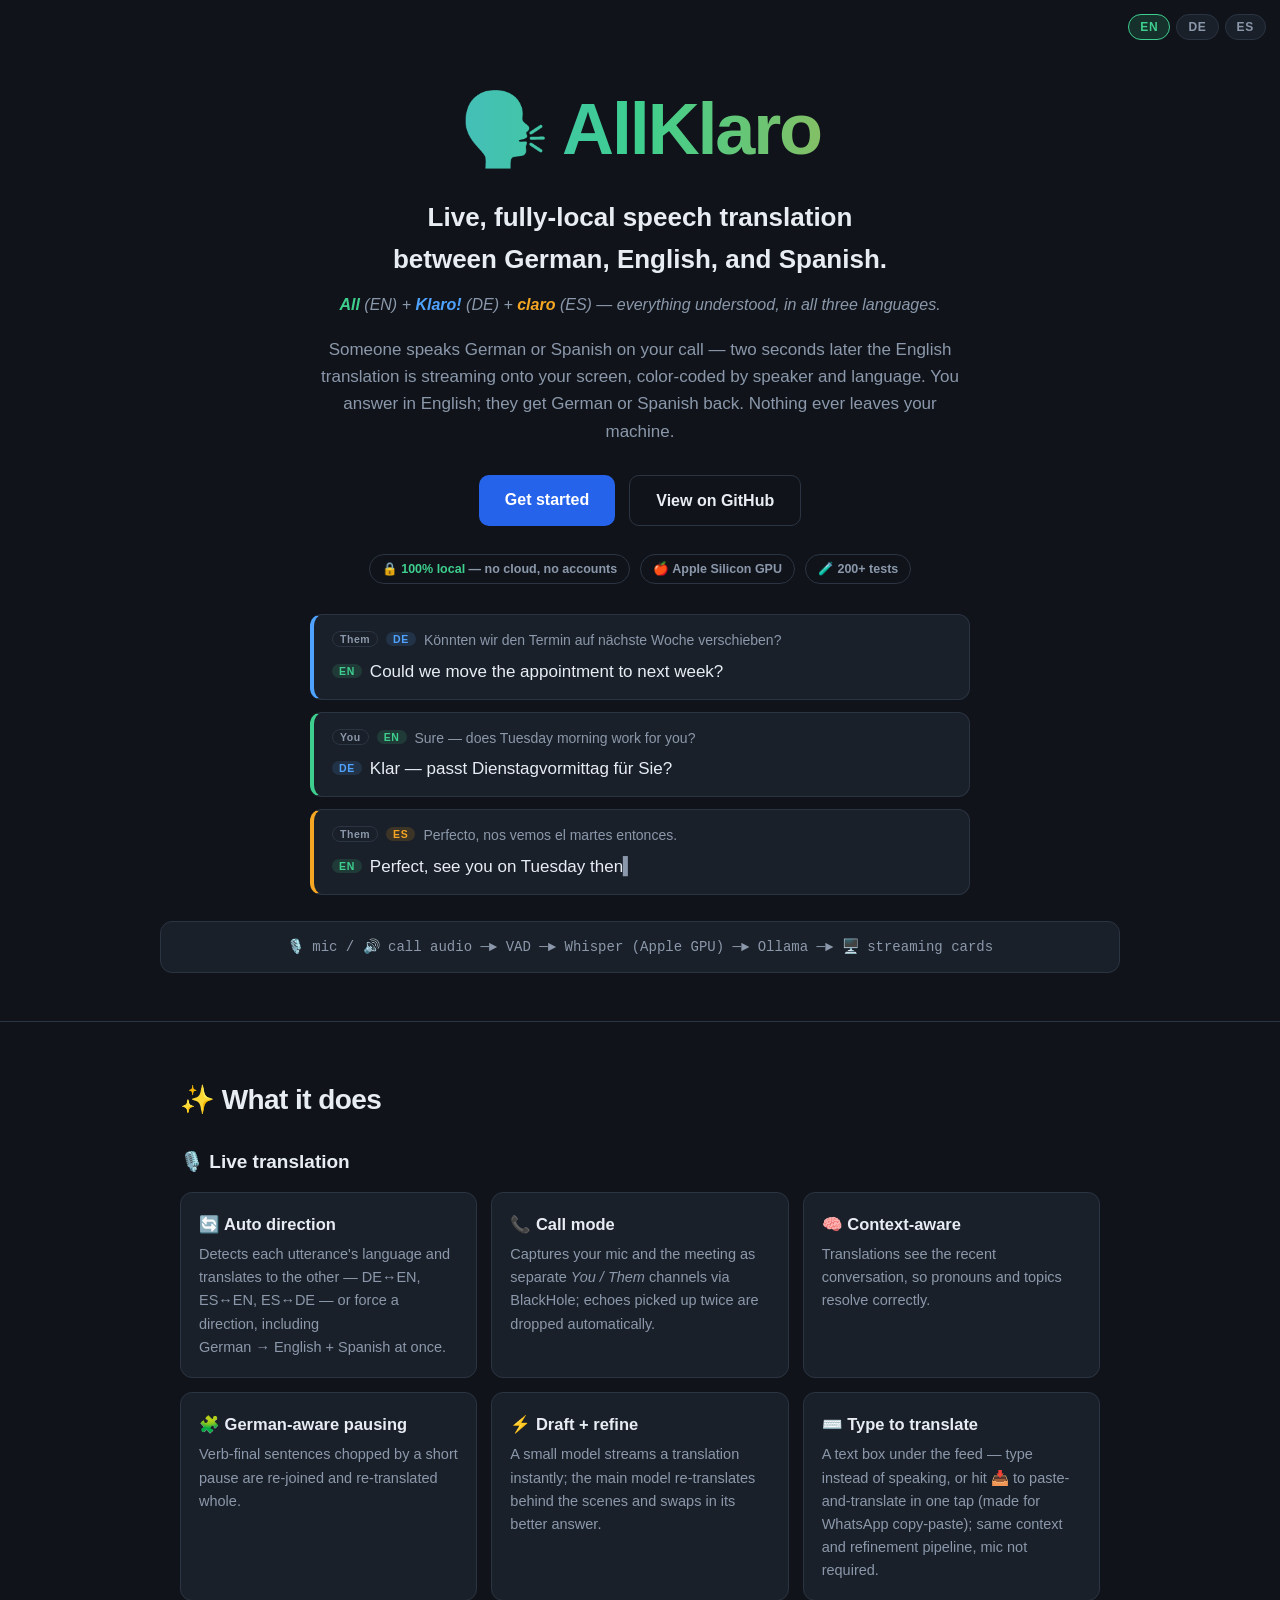
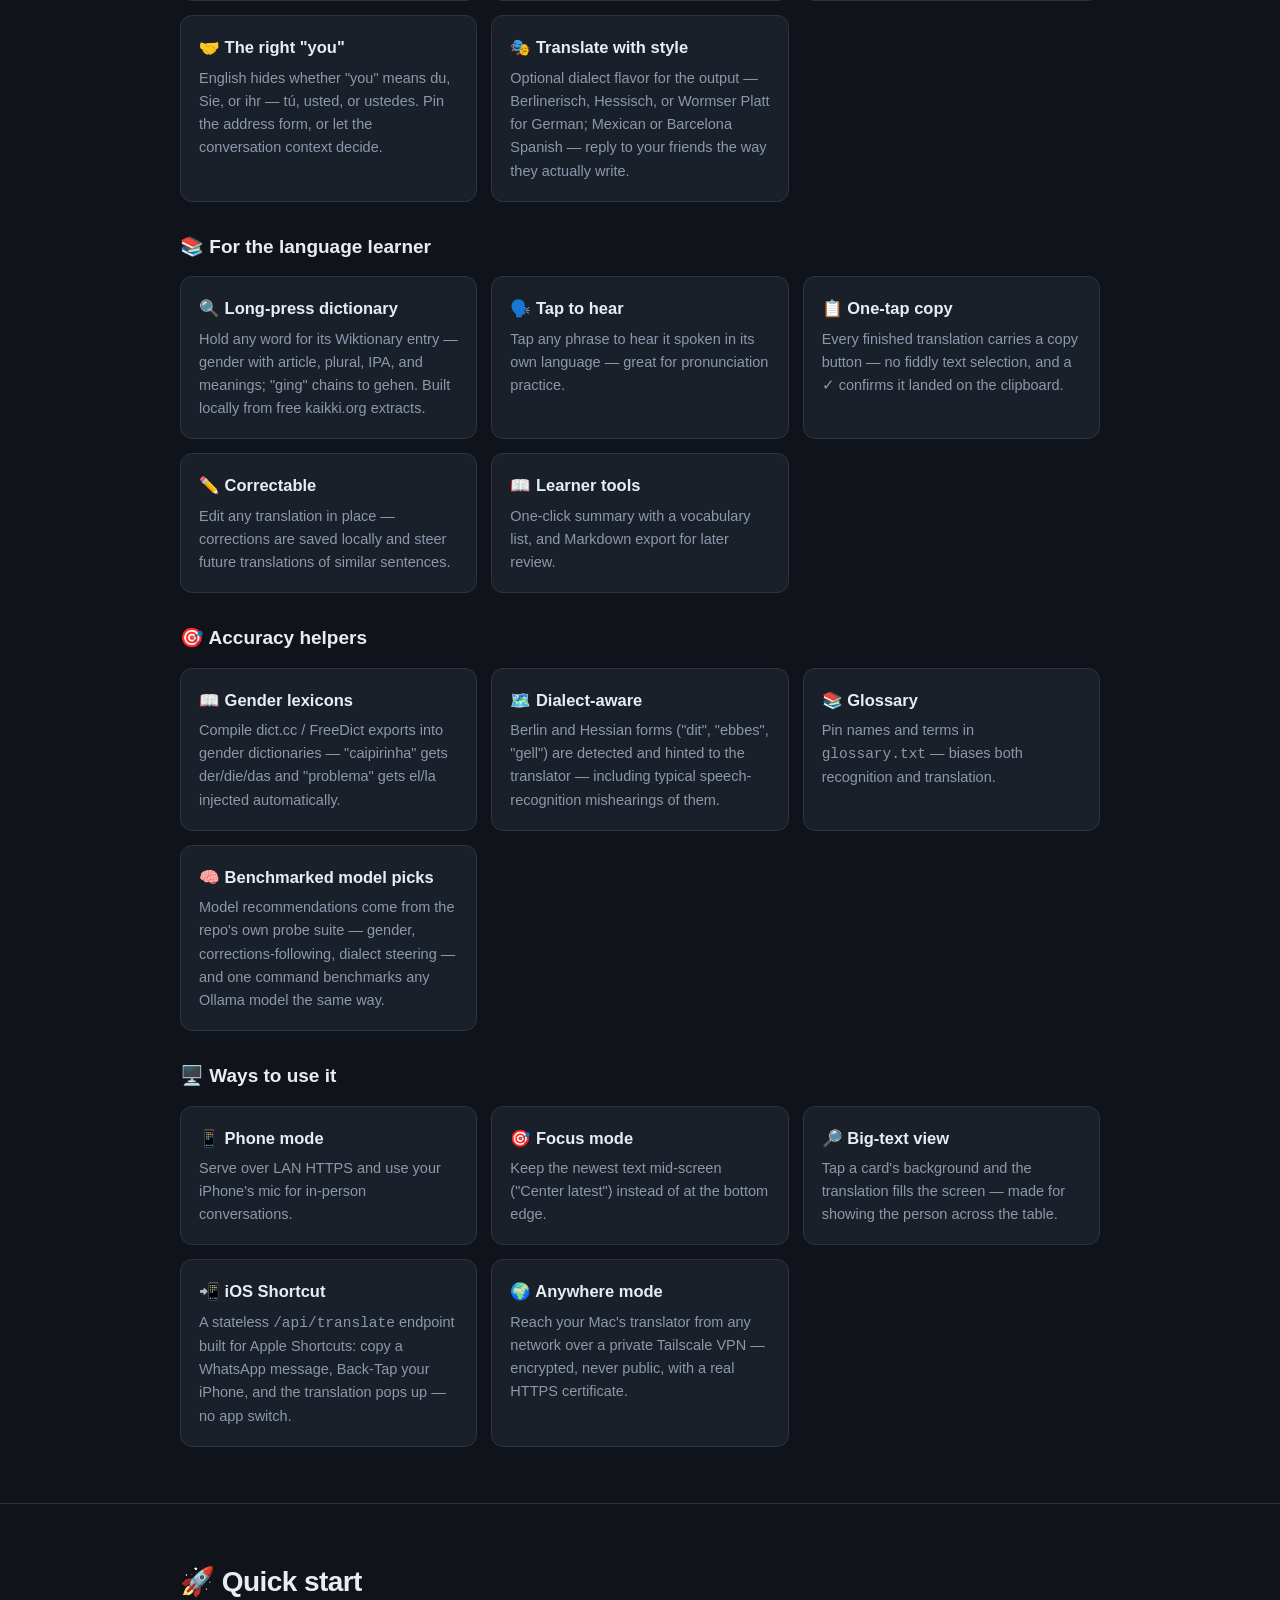
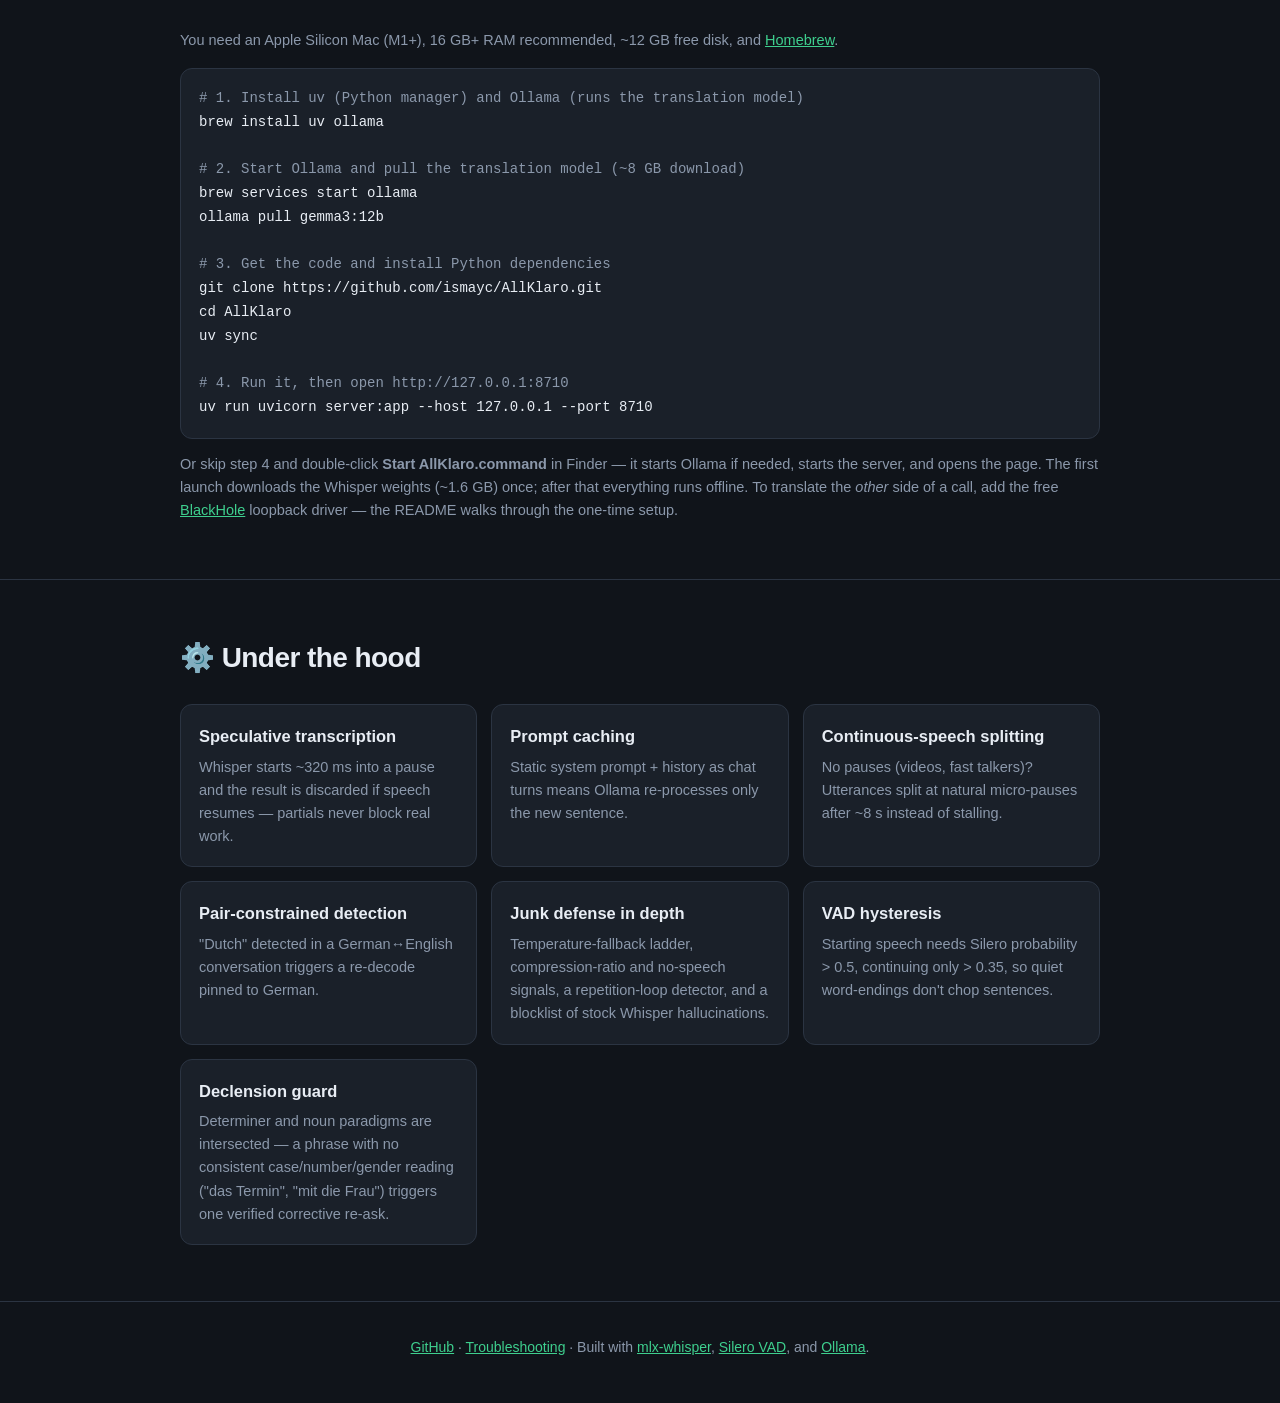
<file: docs/index.html>
<!doctype html>
<html lang="en">
<head>
  <meta charset="utf-8" />
  <meta name="viewport" content="width=device-width, initial-scale=1" />
  <title>AllKlaro — live, fully-local speech translation</title>
  <meta name="description" content="Live, fully-local speech translation between German, English, and Spanish. Runs entirely on your Mac — nothing leaves your machine." />
  <link rel="icon" href="data:image/svg+xml,<svg xmlns='http://www.w3.org/2000/svg' viewBox='0 0 100 100'><text y='.9em' font-size='90'>🗣️</text></svg>" />
  <link rel="apple-touch-icon" href="apple-touch-icon.png" />
  <!-- The page has its own EN/DE/ES toggle; browser translate prompts only
       add noise (Chrome misdetects the Spanish as Italian). -->
  <meta name="google" content="notranslate" />
  <!-- Link-preview card (iMessage, Slack, social) -->
  <meta property="og:type" content="website" />
  <meta property="og:site_name" content="AllKlaro" />
  <meta property="og:title" content="AllKlaro — live, fully-local speech translation" />
  <meta property="og:description" content="Live speech translation between German, English, and Spanish that runs entirely on your Mac — nothing leaves your machine." />
  <meta property="og:url" content="https://ismayc.github.io/AllKlaro/" />
  <meta property="og:image" content="https://ismayc.github.io/AllKlaro/social-card.png" />
  <meta property="og:image:width" content="1200" />
  <meta property="og:image:height" content="630" />
  <meta name="twitter:card" content="summary_large_image" />
  <meta name="twitter:title" content="AllKlaro — live, fully-local speech translation" />
  <meta name="twitter:description" content="Live speech translation between German, English, and Spanish that runs entirely on your Mac — nothing leaves your machine." />
  <meta name="twitter:image" content="https://ismayc.github.io/AllKlaro/social-card.png" />
  <style>
    * { box-sizing: border-box; margin: 0; }
    :root {
      --bg: #10141a; --panel: #1a2029; --border: #2b3442;
      --text: #e8edf4; --muted: #8b98ab;
      --de: #4fa3ff; --en: #3ecf8e; --es: #f5a623; --err: #ff6b6b;
      --accent: #2563eb;
    }
    html { scroll-behavior: smooth; }
    body {
      background: var(--bg); color: var(--text);
      font-family: -apple-system, "SF Pro Text", Helvetica, Arial, sans-serif;
      line-height: 1.6;
    }
    .wrap { max-width: 960px; margin: 0 auto; padding: 0 20px; }
    a { color: var(--en); }

    /* ---------------------------------------------------- language toggle */
    .lang-toggle { position: fixed; top: 14px; right: 14px; display: flex;
      gap: 6px; z-index: 5; }
    .lang-toggle button {
      font-size: 12px; font-weight: 700; letter-spacing: .06em;
      padding: 5px 11px; border-radius: 20px; cursor: pointer;
      background: var(--panel); color: var(--muted);
      border: 1px solid var(--border);
    }
    .lang-toggle button:hover { border-color: var(--muted); }
    .lang-toggle button.active[data-lang="en"] {
      color: var(--en); border-color: var(--en); background: rgba(62,207,142,.15); }
    .lang-toggle button.active[data-lang="de"] {
      color: var(--de); border-color: var(--de); background: rgba(79,163,255,.15); }
    .lang-toggle button.active[data-lang="es"] {
      color: var(--es); border-color: var(--es); background: rgba(245,166,35,.15); }

    /* ------------------------------------------------------------- hero */
    .hero { text-align: center; padding: 72px 0 48px; }
    .logo {
      font-size: clamp(44px, 9vw, 72px); font-weight: 800; letter-spacing: -.03em;
      background: linear-gradient(90deg, var(--de), var(--en), var(--es));
      -webkit-background-clip: text; background-clip: text; color: transparent;
    }
    .tagline { font-size: clamp(19px, 3.5vw, 26px); font-weight: 600; margin-top: 10px; }
    .word-play { color: var(--muted); margin-top: 12px; font-style: italic; }
    .word-play b.de { color: var(--de); } .word-play b.en { color: var(--en); }
    .word-play b.es { color: var(--es); }
    .sub { color: var(--muted); max-width: 640px; margin: 18px auto 0; font-size: 17px; }
    .cta-row { display: flex; gap: 14px; justify-content: center; flex-wrap: wrap; margin-top: 30px; }
    .btn {
      display: inline-block; padding: 12px 26px; border-radius: 10px;
      font-size: 16px; font-weight: 600; text-decoration: none;
    }
    .btn.primary { background: var(--accent); color: #fff; }
    .btn.primary:hover { filter: brightness(1.15); }
    .btn.ghost { border: 1px solid var(--border); color: var(--text); }
    .btn.ghost:hover { border-color: var(--muted); }
    .chips { display: flex; gap: 10px; justify-content: center; flex-wrap: wrap; margin-top: 28px; }
    .chip {
      font-size: 12.5px; font-weight: 600; color: var(--muted);
      border: 1px solid var(--border); border-radius: 20px; padding: 4px 12px;
    }
    .chip b.en { color: var(--en); } .chip b.de { color: var(--de); } .chip b.es { color: var(--es); }

    /* ------------------------------------------------------------- demo */
    .demo { margin: 30px auto 0; max-width: 660px; text-align: left; display: grid; gap: 12px; }
    .card {
      background: var(--panel); border: 1px solid var(--border);
      border-radius: 12px; padding: 14px 18px;
    }
    .card.de { border-left: 4px solid var(--de); }
    .card.en { border-left: 4px solid var(--en); }
    .card.es { border-left: 4px solid var(--es); }
    .orig { color: var(--muted); font-size: 14px; }
    .trans { font-size: 17px; margin-top: 6px; }
    .lang {
      font-size: 10.5px; font-weight: 700; letter-spacing: .06em;
      padding: 1px 7px; border-radius: 20px; margin-right: 8px; vertical-align: 2px;
    }
    .lang.de { background: rgba(79,163,255,.15); color: var(--de); }
    .lang.en { background: rgba(62,207,142,.15); color: var(--en); }
    .lang.es { background: rgba(245,166,35,.15); color: var(--es); }
    .speaker {
      font-size: 10.5px; font-weight: 700; letter-spacing: .05em; color: var(--muted);
      border: 1px solid var(--border); border-radius: 20px; padding: 1px 7px; margin-right: 8px;
      vertical-align: 2px;
    }
    .cursor { color: var(--muted); animation: blink 1s infinite; }
    @keyframes blink { 50% { opacity: .35; } }

    /* --------------------------------------------------------- sections */
    section { padding: 56px 0; border-top: 1px solid var(--border); }
    h2 { font-size: 28px; letter-spacing: -.02em; margin-bottom: 24px; }
    .pipeline {
      color: var(--muted); background: var(--panel); border: 1px solid var(--border);
      border-radius: 12px; padding: 14px 18px; text-align: center; overflow-x: auto;
      font-family: ui-monospace, "SF Mono", Menlo, monospace; font-size: 14px;
      white-space: nowrap; margin-top: 26px;
    }
    .grid { display: grid; grid-template-columns: repeat(auto-fit, minmax(260px, 1fr)); gap: 14px; }
    .group-h { font-size: 19px; margin: 30px 0 14px; color: var(--text); }
    h2 + .group-h { margin-top: 0; }
    .feature { background: var(--panel); border: 1px solid var(--border); border-radius: 12px; padding: 18px; }
    .feature h3 { font-size: 16.5px; margin-bottom: 6px; }
    .feature p { color: var(--muted); font-size: 14.5px; }

    pre {
      background: var(--panel); border: 1px solid var(--border); border-radius: 12px;
      padding: 18px; overflow-x: auto; font-size: 14px; line-height: 1.7;
      font-family: ui-monospace, "SF Mono", Menlo, monospace;
    }
    pre .c { color: var(--muted); }
    .note { color: var(--muted); font-size: 14.5px; margin-top: 14px; }

    footer {
      border-top: 1px solid var(--border); padding: 34px 0 46px;
      color: var(--muted); font-size: 14px; text-align: center;
    }
    @media (max-width: 640px) {
      .hero { padding: 60px 0 36px; }
      section { padding: 40px 0; }
    }
  </style>
</head>
<body>

  <nav class="lang-toggle" aria-label="Page language">
    <button data-lang="en" class="active">EN</button>
    <button data-lang="de">DE</button>
    <button data-lang="es">ES</button>
  </nav>

  <div class="wrap hero">
    <div class="logo">🗣️ AllKlaro</div>
    <div class="tagline" data-i18n="tagline">Live, fully-local speech translation<br />between German, English, and Spanish.</div>
    <p class="word-play" data-i18n="wordplay"><b class="en">All</b> (EN) + <b class="de">Klaro!</b> (DE) +
      <b class="es">claro</b> (ES) — everything understood, in all three languages.</p>
    <p class="sub" data-i18n="sub">Someone speaks German or Spanish on your call — two seconds later the
      English translation is streaming onto your screen, color-coded by speaker and
      language. You answer in English; they get German or Spanish back.
      Nothing ever leaves your machine.</p>
    <div class="cta-row">
      <a class="btn primary" href="#quickstart" data-i18n="cta_start">Get started</a>
      <a class="btn ghost" href="https://github.com/ismayc/AllKlaro" data-i18n="cta_github">View on GitHub</a>
    </div>
    <div class="chips">
      <span class="chip" data-i18n="chip_local">🔒 <b class="en">100% local</b> — no cloud, no accounts</span>
      <span class="chip">🍎 Apple Silicon GPU</span>
      <span class="chip" data-i18n="chip_tests">🧪 200+ tests</span>
    </div>

    <div class="demo" aria-hidden="true">
      <div class="card de">
        <div class="orig"><span class="speaker" data-i18n="them">Them</span><span class="lang de">DE</span>Könnten wir den Termin auf nächste Woche verschieben?</div>
        <div class="trans"><span class="lang en">EN</span>Could we move the appointment to next week?</div>
      </div>
      <div class="card en">
        <div class="orig"><span class="speaker" data-i18n="you">You</span><span class="lang en">EN</span>Sure — does Tuesday morning work for you?</div>
        <div class="trans"><span class="lang de">DE</span>Klar — passt Dienstagvormittag für Sie?</div>
      </div>
      <div class="card es">
        <div class="orig"><span class="speaker" data-i18n="them2">Them</span><span class="lang es">ES</span>Perfecto, nos vemos el martes entonces.</div>
        <div class="trans"><span class="lang en">EN</span>Perfect, see you on Tuesday then<span class="cursor">▍</span></div>
      </div>
    </div>

    <div class="pipeline">🎙️ mic / 🔊 call audio ─► VAD ─► Whisper (Apple GPU) ─► Ollama ─► 🖥️ streaming cards</div>
  </div>

  <section id="features">
    <div class="wrap">
      <h2 data-i18n="features_h2">✨ What it does</h2>

      <h3 class="group-h" data-i18n="g_live">🎙️ Live translation</h3>
      <div class="grid">
        <div class="feature"><h3 data-i18n="f_auto_h">🔄 Auto direction</h3>
          <p data-i18n="f_auto_p">Detects each utterance's language and translates to the other —
          DE↔EN, ES↔EN, ES↔DE — or force a direction, including
          German&nbsp;→&nbsp;English&nbsp;+&nbsp;Spanish at once.</p></div>
        <div class="feature"><h3 data-i18n="f_call_h">📞 Call mode</h3>
          <p data-i18n="f_call_p">Captures your mic and the meeting as separate <em>You / Them</em>
          channels via BlackHole; echoes picked up twice are dropped automatically.</p></div>
        <div class="feature"><h3 data-i18n="f_ctx_h">🧠 Context-aware</h3>
          <p data-i18n="f_ctx_p">Translations see the recent conversation, so pronouns and topics
          resolve correctly.</p></div>
        <div class="feature"><h3 data-i18n="f_pause_h">🧩 German-aware pausing</h3>
          <p data-i18n="f_pause_p">Verb-final sentences chopped by a short pause are re-joined and
          re-translated whole.</p></div>
        <div class="feature"><h3 data-i18n="f_draft_h">⚡ Draft + refine</h3>
          <p data-i18n="f_draft_p">A small model streams a translation instantly; the main model
          re-translates behind the scenes and swaps in its better answer.</p></div>
        <div class="feature"><h3 data-i18n="f_type_h">⌨️ Type to translate</h3>
          <p data-i18n="f_type_p">A text box under the feed — type instead of speaking, or hit 📥
          to paste-and-translate in one tap (made for WhatsApp copy-paste);
          same context and refinement pipeline, mic not required.</p></div>
        <div class="feature"><h3 data-i18n="f_address_h">🤝 The right "you"</h3>
          <p data-i18n="f_address_p">English hides whether "you" means du, Sie, or ihr — tú, usted, or
          ustedes. Pin the address form, or let the conversation context
          decide.</p></div>
        <div class="feature"><h3 data-i18n="f_flavor_h">🎭 Translate with style</h3>
          <p data-i18n="f_flavor_p">Optional dialect flavor for the output — Berlinerisch, Hessisch,
          or Wormser Platt for German; Mexican or Barcelona Spanish — reply
          to your friends the way they actually write.</p></div>
      </div>

      <h3 class="group-h" data-i18n="g_learn">📚 For the language learner</h3>
      <div class="grid">
        <div class="feature"><h3 data-i18n="f_lookup_h">🔍 Long-press dictionary</h3>
          <p data-i18n="f_lookup_p">Hold any word for its Wiktionary entry — gender with article,
          plural, IPA, and meanings; "ging" chains to gehen. Built locally
          from free kaikki.org extracts.</p></div>
        <div class="feature"><h3 data-i18n="f_tap_h">🗣️ Tap to hear</h3>
          <p data-i18n="f_tap_p">Tap any phrase to hear it spoken in its own language — great for
          pronunciation practice.</p></div>
        <div class="feature"><h3 data-i18n="f_copy_h">📋 One-tap copy</h3>
          <p data-i18n="f_copy_p">Every finished translation carries a copy button — no fiddly
          text selection, and a ✓ confirms it landed on the clipboard.</p></div>
        <div class="feature"><h3 data-i18n="f_correct_h">✏️ Correctable</h3>
          <p data-i18n="f_correct_p">Edit any translation in place — corrections are saved locally and
          steer future translations of similar sentences.</p></div>
        <div class="feature"><h3 data-i18n="f_learn_h">📖 Learner tools</h3>
          <p data-i18n="f_learn_p">One-click summary with a vocabulary list, and Markdown export for
          later review.</p></div>
      </div>

      <h3 class="group-h" data-i18n="g_quality">🎯 Accuracy helpers</h3>
      <div class="grid">
        <div class="feature"><h3 data-i18n="f_gender_h">📖 Gender lexicons</h3>
          <p data-i18n="f_gender_p">Compile dict.cc / FreeDict exports into gender dictionaries —
          "caipirinha" gets der/die/das and "problema" gets el/la injected
          automatically.</p></div>
        <div class="feature"><h3 data-i18n="f_dialect_h">🗺️ Dialect-aware</h3>
          <p data-i18n="f_dialect_p">Berlin and Hessian forms ("dit", "ebbes", "gell") are detected
          and hinted to the translator — including typical speech-recognition
          mishearings of them.</p></div>
        <div class="feature"><h3 data-i18n="f_gloss_h">📚 Glossary</h3>
          <p data-i18n="f_gloss_p">Pin names and terms in <code>glossary.txt</code> — biases both
          recognition and translation.</p></div>
        <div class="feature"><h3 data-i18n="f_bench_h">🧠 Benchmarked model picks</h3>
          <p data-i18n="f_bench_p">Model recommendations come from the repo's own probe suite —
          gender, corrections-following, dialect steering — and one command
          benchmarks any Ollama model the same way.</p></div>
      </div>

      <h3 class="group-h" data-i18n="g_use">🖥️ Ways to use it</h3>
      <div class="grid">
        <div class="feature"><h3 data-i18n="f_phone_h">📱 Phone mode</h3>
          <p data-i18n="f_phone_p">Serve over LAN HTTPS and use your iPhone's mic for in-person
          conversations.</p></div>
        <div class="feature"><h3 data-i18n="f_focus_h">🎯 Focus mode</h3>
          <p data-i18n="f_focus_p">Keep the newest text mid-screen ("Center latest") instead of at the
          bottom edge.</p></div>
        <div class="feature"><h3 data-i18n="f_big_h">🔎 Big-text view</h3>
          <p data-i18n="f_big_p">Tap a card's background and the translation fills the screen —
          made for showing the person across the table.</p></div>
        <div class="feature"><h3 data-i18n="f_shortcut_h">📲 iOS Shortcut</h3>
          <p data-i18n="f_shortcut_p">A stateless <code>/api/translate</code> endpoint built for Apple
          Shortcuts: copy a WhatsApp message, Back-Tap your iPhone, and the
          translation pops up — no app switch.</p></div>
        <div class="feature"><h3 data-i18n="f_anywhere_h">🌍 Anywhere mode</h3>
          <p data-i18n="f_anywhere_p">Reach your Mac's translator from any network over a private
          Tailscale VPN — encrypted, never public, with a real HTTPS
          certificate.</p></div>
      </div>
    </div>
  </section>

  <section id="quickstart">
    <div class="wrap">
      <h2 data-i18n="qs_h2">🚀 Quick start</h2>
      <p class="note" style="margin: 0 0 16px" data-i18n="qs_req">You need an Apple Silicon Mac (M1+),
        16&nbsp;GB+ RAM recommended, ~12&nbsp;GB free disk, and
        <a href="https://brew.sh">Homebrew</a>.</p>
      <pre><span class="c"># 1. Install uv (Python manager) and Ollama (runs the translation model)</span>
brew install uv ollama

<span class="c"># 2. Start Ollama and pull the translation model (~8 GB download)</span>
brew services start ollama
ollama pull gemma3:12b

<span class="c"># 3. Get the code and install Python dependencies</span>
git clone https://github.com/ismayc/AllKlaro.git
cd AllKlaro
uv sync

<span class="c"># 4. Run it, then open http://127.0.0.1:8710</span>
uv run uvicorn server:app --host 127.0.0.1 --port 8710</pre>
      <p class="note" data-i18n="qs_note">Or skip step 4 and double-click <strong>Start AllKlaro.command</strong>
        in Finder — it starts Ollama if needed, starts the server, and opens the page.
        The first launch downloads the Whisper weights (~1.6&nbsp;GB) once; after that
        everything runs offline. To translate the <em>other</em> side of a call, add the
        free <a href="https://existential.audio/blackhole/">BlackHole</a> loopback driver —
        the README walks through the one-time setup.</p>
    </div>
  </section>

  <section id="how">
    <div class="wrap">
      <h2 data-i18n="how_h2">⚙️ Under the hood</h2>
      <div class="grid">
        <div class="feature"><h3 data-i18n="h_spec_h">Speculative transcription</h3>
          <p data-i18n="h_spec_p">Whisper starts ~320 ms into a pause and the result is discarded if
          speech resumes — partials never block real work.</p></div>
        <div class="feature"><h3 data-i18n="h_cache_h">Prompt caching</h3>
          <p data-i18n="h_cache_p">Static system prompt + history as chat turns means Ollama
          re-processes only the new sentence.</p></div>
        <div class="feature"><h3 data-i18n="h_split_h">Continuous-speech splitting</h3>
          <p data-i18n="h_split_p">No pauses (videos, fast talkers)? Utterances split at natural
          micro-pauses after ~8 s instead of stalling.</p></div>
        <div class="feature"><h3 data-i18n="h_pair_h">Pair-constrained detection</h3>
          <p data-i18n="h_pair_p">"Dutch" detected in a German↔English conversation triggers a
          re-decode pinned to German.</p></div>
        <div class="feature"><h3 data-i18n="h_junk_h">Junk defense in depth</h3>
          <p data-i18n="h_junk_p">Temperature-fallback ladder, compression-ratio and no-speech
          signals, a repetition-loop detector, and a blocklist of stock
          Whisper hallucinations.</p></div>
        <div class="feature"><h3 data-i18n="h_vad_h">VAD hysteresis</h3>
          <p data-i18n="h_vad_p">Starting speech needs Silero probability &gt; 0.5, continuing only
          &gt; 0.35, so quiet word-endings don't chop sentences.</p></div>
        <div class="feature"><h3 data-i18n="h_decl_h">Declension guard</h3>
          <p data-i18n="h_decl_p">Determiner and noun paradigms are intersected — a phrase with no
          consistent case/number/gender reading ("das Termin", "mit die
          Frau") triggers one verified corrective re-ask.</p></div>
      </div>
    </div>
  </section>

  <footer>
    <div class="wrap" data-i18n="footer">
      <a href="https://github.com/ismayc/AllKlaro">GitHub</a> ·
      <a href="https://github.com/ismayc/AllKlaro#-troubleshooting">Troubleshooting</a> ·
      Built with <a href="https://github.com/ml-explore/mlx-examples">mlx-whisper</a>,
      <a href="https://github.com/snakers4/silero-vad">Silero VAD</a>, and
      <a href="https://ollama.com">Ollama</a>.
    </div>
  </footer>

  <script>
  // English lives in the markup; DE/ES swap in via [data-i18n]. Links for
  // friends: https://ismayc.github.io/AllKlaro/?lang=de (or ?lang=es).
  const I18N = {
    de: {
      tagline: "Live-Sprachübersetzung, komplett lokal —<br />zwischen Deutsch, Englisch und Spanisch.",
      wordplay: '<b class="en">All</b> (EN) + <b class="de">Klaro!</b> (DE) + <b class="es">claro</b> (ES) — alles verstanden, in allen drei Sprachen.',
      sub: "Jemand spricht Deutsch oder Spanisch in deinem Call — zwei Sekunden später läuft die englische Übersetzung über deinen Bildschirm, farblich nach Sprecher und Sprache markiert. Du antwortest auf Englisch; die Gegenseite bekommt Deutsch oder Spanisch. Nichts verlässt jemals deinen Rechner.",
      cta_start: "Loslegen",
      cta_github: "Auf GitHub ansehen",
      chip_local: '🔒 <b class="en">100 % lokal</b> — keine Cloud, keine Konten',
      chip_tests: "🧪 Über 200 Tests",
      them: "Die andere Seite", you: "Du", them2: "Die andere Seite",
      features_h2: "✨ Was es kann",
      g_live: "🎙️ Live-Übersetzung",
      g_learn: "📚 Zum Sprachenlernen",
      g_quality: "🎯 Genauigkeits-Helfer",
      g_use: "🖥️ Nutzungsarten",
      f_copy_h: "📋 Kopieren mit einem Tipp",
      f_copy_p: "Jede fertige Übersetzung hat einen Kopier-Button — kein fummeliges Markieren, ein ✓ bestätigt, dass sie in der Zwischenablage ist.",
      f_big_h: "🔎 Großtext-Ansicht",
      f_big_p: "Tippe auf den Kartenhintergrund und die Übersetzung füllt den Bildschirm — gemacht, um sie dem Gegenüber zu zeigen.",
      f_shortcut_h: "📲 iOS-Kurzbefehl",
      f_shortcut_p: "Ein zustandsloser <code>/api/translate</code>-Endpunkt für Apple-Kurzbefehle: WhatsApp-Nachricht kopieren, auf die iPhone-Rückseite tippen (Back Tap), und die Übersetzung erscheint — ohne App-Wechsel.",
      f_anywhere_h: "🌍 Überall-Modus",
      f_anywhere_p: "Erreiche den Übersetzer auf deinem Mac aus jedem Netz über ein privates Tailscale-VPN — verschlüsselt, nie öffentlich, mit echtem HTTPS-Zertifikat.",
      f_auto_h: "🔄 Automatische Richtung",
      f_auto_p: "Erkennt die Sprache jeder Äußerung und übersetzt in die jeweils andere — DE↔EN, ES↔EN, ES↔DE — oder mit fester Richtung, auch Deutsch&nbsp;→&nbsp;Englisch&nbsp;+&nbsp;Spanisch gleichzeitig.",
      f_call_h: "📞 Call-Modus",
      f_call_p: "Nimmt dein Mikrofon und das Meeting als getrennte Kanäle (<em>Du / Gegenseite</em>) über BlackHole auf; doppelt eingefangene Echos werden automatisch verworfen.",
      f_tap_h: "🗣️ Antippen und anhören",
      f_tap_p: "Tippe einen Satz an, um ihn in seiner eigenen Sprache zu hören — ideal zum Üben der Aussprache.",
      f_ctx_h: "🧠 Kontextbewusst",
      f_ctx_p: "Die Übersetzungen kennen den bisherigen Gesprächsverlauf — Pronomen und Themen werden richtig aufgelöst.",
      f_pause_h: "🧩 Deutsch-bewusste Pausen",
      f_pause_p: "Sätze mit dem Verb am Ende, die eine kurze Pause zerteilt hat, werden wieder zusammengefügt und als Ganzes neu übersetzt.",
      f_draft_h: "⚡ Entwurf + Feinschliff",
      f_draft_p: "Ein kleines Modell streamt sofort eine Übersetzung; das Hauptmodell übersetzt im Hintergrund erneut und tauscht seine bessere Fassung ein.",
      f_correct_h: "✏️ Korrigierbar",
      f_correct_p: "Bearbeite jede Übersetzung direkt — Korrekturen werden lokal gespeichert und lenken künftige Übersetzungen ähnlicher Sätze.",
      f_learn_h: "📖 Lern-Werkzeuge",
      f_learn_p: "Zusammenfassung samt Vokabelliste mit einem Klick, dazu Markdown-Export zum späteren Wiederholen.",
      f_type_h: "⌨️ Tippen statt sprechen",
      f_type_p: "Ein Textfeld unter dem Verlauf — tippen statt sprechen, oder mit 📥 einfügen und übersetzen in einem Tipp (gemacht für WhatsApp-Kopien); gleicher Kontext, gleiche Pipeline, kein Mikrofon nötig.",
      f_address_h: "🤝 Das richtige „Du“",
      f_address_p: "Das englische „you“ verrät nicht, ob du, Sie oder ihr gemeint ist — tú, usted oder ustedes. Lege die Anrede fest oder lass den Gesprächskontext entscheiden.",
      f_flavor_h: "🎭 Übersetzen mit Stil",
      f_flavor_p: "Optionaler Dialekt für die Ausgabe — Berlinerisch, Hessisch oder Wormser Platt fürs Deutsche; mexikanisches oder Barcelona-Spanisch — antworte deinen Freunden so, wie sie wirklich schreiben.",
      f_gender_h: "📖 Genus-Lexika",
      f_gender_p: "dict.cc-/FreeDict-Exporte werden zu Genus-Wörterbüchern kompiliert — „Caipirinha“ bekommt automatisch der/die/das, „problema“ el/la.",
      f_dialect_h: "🗺️ Dialekt-bewusst",
      f_dialect_p: "Berlinerische und hessische Formen („dit“, „ebbes“, „gell“) werden erkannt und dem Übersetzer als Hinweis mitgegeben — samt typischer Verhörer der Spracherkennung.",
      f_phone_h: "📱 Handy-Modus",
      f_phone_p: "Per HTTPS im WLAN bereitstellen und das iPhone-Mikrofon für Gespräche vor Ort nutzen.",
      f_focus_h: "🎯 Fokus-Modus",
      f_focus_p: "Hält den neuesten Text in der Bildschirmmitte („Center latest“) statt am unteren Rand.",
      f_gloss_h: "📚 Glossar",
      f_gloss_p: "Namen und Begriffe in <code>glossary.txt</code> festlegen — beeinflusst Erkennung und Übersetzung.",
      f_bench_h: "🧠 Getestete Modell-Empfehlungen",
      f_bench_p: "Die Modell-Empfehlungen stammen aus der eigenen Probe-Suite des Repos — Genus, Korrektur-Treue, Dialekt-Steuerung — und ein Befehl testet jedes Ollama-Modell auf dieselbe Weise.",
      f_lookup_h: "🔍 Wörterbuch per langem Druck",
      f_lookup_p: "Ein Wort gedrückt halten und den Wiktionary-Eintrag sehen — Genus mit Artikel, Plural, IPA und Bedeutungen; „ging“ führt zu gehen. Lokal aus freien kaikki.org-Daten gebaut.",
      qs_h2: "🚀 Schnellstart",
      qs_req: 'Du brauchst einen Apple-Silicon-Mac (M1+), empfohlen 16&nbsp;GB+ RAM, ~12&nbsp;GB freien Speicher und <a href="https://brew.sh">Homebrew</a>.',
      qs_note: 'Oder überspring Schritt 4 und doppelklicke <strong>Start AllKlaro.command</strong> im Finder — das startet bei Bedarf Ollama, dann den Server, und öffnet die Seite. Beim ersten Start werden die Whisper-Gewichte (~1,6&nbsp;GB) einmalig geladen; danach läuft alles offline. Um die <em>andere</em> Seite eines Calls zu übersetzen, installiere den kostenlosen <a href="https://existential.audio/blackhole/">BlackHole</a>-Loopback-Treiber — das README erklärt die einmalige Einrichtung.',
      how_h2: "⚙️ Unter der Haube",
      h_spec_h: "Spekulative Transkription",
      h_spec_p: "Whisper startet ~320 ms nach Pausenbeginn; das Ergebnis wird verworfen, wenn das Sprechen weitergeht — Zwischenstände blockieren nie die eigentliche Arbeit.",
      h_cache_h: "Prompt-Caching",
      h_cache_p: "Statischer System-Prompt + Verlauf als Chat-Runden: Ollama verarbeitet nur den neuen Satz erneut.",
      h_split_h: "Teilen ohne Pausen",
      h_split_p: "Keine Pausen (Videos, schnelle Sprecher)? Äußerungen werden nach ~8 s an natürlichen Mikro-Pausen geteilt, statt zu stocken.",
      h_pair_h: "Paar-beschränkte Erkennung",
      h_pair_p: "Wird in einem Deutsch↔Englisch-Gespräch „Niederländisch“ erkannt, wird neu dekodiert — festgenagelt auf Deutsch.",
      h_junk_h: "Mehrstufige Müllabwehr",
      h_junk_p: "Temperatur-Leiter, Kompressions- und No-Speech-Signale, ein Detektor für Wiederholungsschleifen und eine Sperrliste bekannter Whisper-Halluzinationen.",
      h_vad_h: "VAD-Hysterese",
      h_vad_p: "Sprechbeginn braucht Silero-Wahrscheinlichkeit &gt; 0,5, Weitersprechen nur &gt; 0,35 — leise Wortenden zerhacken keine Sätze.",
      h_decl_h: "Deklinations-Wächter",
      h_decl_p: "Determinativ- und Substantiv-Paradigmen werden geschnitten — eine Phrase ohne konsistente Kasus/Numerus/Genus-Lesart („das Termin“, „mit die Frau“) löst genau eine verifizierte Korrektur-Nachfrage aus.",
      footer: '<a href="https://github.com/ismayc/AllKlaro">GitHub</a> · <a href="https://github.com/ismayc/AllKlaro#-troubleshooting">Fehlerbehebung</a> · Gebaut mit <a href="https://github.com/ml-explore/mlx-examples">mlx-whisper</a>, <a href="https://github.com/snakers4/silero-vad">Silero VAD</a> und <a href="https://ollama.com">Ollama</a>.',
    },
    es: {
      tagline: "Traducción de voz en vivo, totalmente local —<br />entre alemán, inglés y español.",
      wordplay: '<b class="en">All</b> (EN) + <b class="de">Klaro!</b> (DE) + <b class="es">claro</b> (ES) — todo entendido, en los tres idiomas.',
      sub: "Alguien habla alemán o español en tu llamada — dos segundos después la traducción al inglés va apareciendo en tu pantalla, con colores según hablante e idioma. Tú respondes en inglés; la otra persona recibe alemán o español. Nada sale nunca de tu equipo.",
      cta_start: "Comenzar",
      cta_github: "Ver en GitHub",
      chip_local: '🔒 <b class="en">100 % local</b> — sin nube, sin cuentas',
      chip_tests: "🧪 Más de 200 pruebas",
      them: "La otra persona", you: "Tú", them2: "La otra persona",
      features_h2: "✨ Qué hace",
      g_live: "🎙️ Traducción en vivo",
      g_learn: "📚 Para aprender idiomas",
      g_quality: "🎯 Ayudas de precisión",
      g_use: "🖥️ Formas de usarlo",
      f_copy_h: "📋 Copia con un toque",
      f_copy_p: "Cada traducción terminada tiene un botón de copiar — sin seleccionar texto, y un ✓ confirma que quedó en el portapapeles.",
      f_big_h: "🔎 Vista de texto grande",
      f_big_p: "Toca el fondo de una tarjeta y la traducción llena la pantalla — pensada para mostrarla a la persona de enfrente.",
      f_shortcut_h: "📲 Atajo de iOS",
      f_shortcut_p: "Un endpoint <code>/api/translate</code> sin estado para Atajos de Apple: copia un mensaje de WhatsApp, toca la parte trasera del iPhone (Back Tap) y aparece la traducción — sin cambiar de app.",
      f_anywhere_h: "🌍 Modo en cualquier lugar",
      f_anywhere_p: "Accede al traductor de tu Mac desde cualquier red mediante una VPN privada de Tailscale — cifrada, nunca pública, con certificado HTTPS real.",
      f_auto_h: "🔄 Dirección automática",
      f_auto_p: "Detecta el idioma de cada frase y traduce al otro — DE↔EN, ES↔EN, ES↔DE — o fija una dirección, incluso alemán&nbsp;→&nbsp;inglés&nbsp;+&nbsp;español a la vez.",
      f_call_h: "📞 Modo llamada",
      f_call_p: "Captura tu micrófono y la reunión como canales separados (<em>Tú / Ellos</em>) mediante BlackHole; los ecos captados dos veces se descartan automáticamente.",
      f_tap_h: "🗣️ Toca para escuchar",
      f_tap_p: "Toca cualquier frase para oírla en su propio idioma — ideal para practicar la pronunciación.",
      f_ctx_h: "🧠 Con contexto",
      f_ctx_p: "Las traducciones ven la conversación reciente, así que los pronombres y los temas se resuelven correctamente.",
      f_pause_h: "🧩 Pausas a la alemana",
      f_pause_p: "Las frases con el verbo al final que una pausa corta partió se vuelven a unir y se retraducen completas.",
      f_draft_h: "⚡ Borrador + refinado",
      f_draft_p: "Un modelo pequeño muestra una traducción al instante; el modelo principal retraduce en segundo plano y coloca su versión mejorada.",
      f_correct_h: "✏️ Corregible",
      f_correct_p: "Edita cualquier traducción al momento — las correcciones se guardan localmente y guían futuras traducciones de frases parecidas.",
      f_learn_h: "📖 Para estudiantes",
      f_learn_p: "Resumen con lista de vocabulario en un clic y exportación a Markdown para repasar después.",
      f_type_h: "⌨️ Escribe para traducir",
      f_type_p: "Un cuadro de texto bajo la conversación — escribe en vez de hablar, o pulsa 📥 para pegar y traducir con un toque (pensado para copiar de WhatsApp); mismo contexto y misma pipeline, sin micrófono.",
      f_address_h: "🤝 El «tú» correcto",
      f_address_p: "El «you» inglés no dice si es du, Sie o ihr — tú, usted o ustedes. Fija el tratamiento o deja que lo decida el contexto de la conversación.",
      f_flavor_h: "🎭 Traduce con estilo",
      f_flavor_p: "Sabor dialectal opcional para la salida — Berlinerisch, Hessisch o Wormser Platt en alemán; español mexicano o de Barcelona — responde a tus amigos tal como escriben de verdad.",
      f_gender_h: "📖 Léxicos de género",
      f_gender_p: "Los exportes de dict.cc/FreeDict se compilan en diccionarios de género — «caipirinha» recibe der/die/das y «problema» el/la automáticamente.",
      f_dialect_h: "🗺️ Atento a dialectos",
      f_dialect_p: "Las formas berlinesas y de Hesse («dit», «ebbes», «gell») se detectan y se le indican al traductor — incluidos los errores típicos del reconocimiento de voz.",
      f_phone_h: "📱 Modo teléfono",
      f_phone_p: "Sirve por HTTPS en tu red local y usa el micrófono del iPhone para conversaciones en persona.",
      f_focus_h: "🎯 Modo enfoque",
      f_focus_p: "Mantiene el texto más reciente en el centro de la pantalla («Center latest») en lugar del borde inferior.",
      f_gloss_h: "📚 Glosario",
      f_gloss_p: "Fija nombres y términos en <code>glossary.txt</code> — influye en el reconocimiento y en la traducción.",
      f_bench_h: "🧠 Modelos recomendados con pruebas",
      f_bench_p: "Las recomendaciones de modelos salen de la propia suite de pruebas del repo — género, fidelidad a correcciones, control de dialecto — y un solo comando evalúa igual cualquier modelo de Ollama.",
      f_lookup_h: "🔍 Diccionario al mantener pulsado",
      f_lookup_p: "Mantén pulsada cualquier palabra para ver su entrada de Wiktionary — género con artículo, plural, IPA y significados; «ging» lleva a gehen. Se compila localmente con datos libres de kaikki.org.",
      qs_h2: "🚀 Inicio rápido",
      qs_req: 'Necesitas un Mac con Apple Silicon (M1+), 16&nbsp;GB+ de RAM recomendados, ~12&nbsp;GB de disco libre y <a href="https://brew.sh">Homebrew</a>.',
      qs_note: 'O salta el paso 4 y haz doble clic en <strong>Start AllKlaro.command</strong> en el Finder — arranca Ollama si hace falta, inicia el servidor y abre la página. El primer arranque descarga los pesos de Whisper (~1,6&nbsp;GB) una sola vez; después todo funciona sin conexión. Para traducir el <em>otro</em> lado de una llamada, añade el controlador de loopback gratuito <a href="https://existential.audio/blackhole/">BlackHole</a> — el README explica la configuración, que se hace una sola vez.',
      how_h2: "⚙️ Por dentro",
      h_spec_h: "Transcripción especulativa",
      h_spec_p: "Whisper arranca ~320 ms tras empezar una pausa y el resultado se descarta si el habla continúa — los parciales nunca bloquean el trabajo real.",
      h_cache_h: "Caché de prompts",
      h_cache_p: "Prompt de sistema estático + historial como turnos de chat: Ollama solo reprocesa la frase nueva.",
      h_split_h: "División sin pausas",
      h_split_p: "¿Sin pausas (videos, hablantes rápidos)? Las frases se dividen en micro-pausas naturales tras ~8 s en lugar de atascarse.",
      h_pair_h: "Detección limitada al par",
      h_pair_p: "Si en una conversación alemán↔inglés se detecta «neerlandés», se vuelve a decodificar fijando el alemán.",
      h_junk_h: "Defensa contra basura",
      h_junk_p: "Escalera de temperatura, señales de compresión y de no-habla, detector de bucles de repetición y una lista de alucinaciones típicas de Whisper.",
      h_vad_h: "Histéresis del VAD",
      h_vad_p: "Empezar a hablar requiere probabilidad de Silero &gt; 0,5; continuar solo &gt; 0,35 — los finales suaves de palabra no cortan frases.",
      h_decl_h: "Guardia de declinación",
      h_decl_p: "Se intersecan los paradigmas de determinantes y sustantivos — una frase sin lectura consistente de caso/número/género («das Termin», «mit die Frau») provoca una sola repregunta correctiva verificada.",
      footer: '<a href="https://github.com/ismayc/AllKlaro">GitHub</a> · <a href="https://github.com/ismayc/AllKlaro#-troubleshooting">Solución de problemas</a> · Hecho con <a href="https://github.com/ml-explore/mlx-examples">mlx-whisper</a>, <a href="https://github.com/snakers4/silero-vad">Silero VAD</a> y <a href="https://ollama.com">Ollama</a>.',
    },
  };

  const enCache = {};
  function setLang(lang) {
    document.querySelectorAll("[data-i18n]").forEach((el) => {
      const key = el.dataset.i18n;
      if (!(key in enCache)) enCache[key] = el.innerHTML;
      el.innerHTML = lang === "en" ? enCache[key]
                                   : (I18N[lang]?.[key] ?? enCache[key]);
    });
    document.documentElement.lang = lang;
    document.querySelectorAll(".lang-toggle button").forEach((b) =>
      b.classList.toggle("active", b.dataset.lang === lang));
    try { localStorage.setItem("allklaro-lang", lang); } catch {}
    const url = new URL(location);
    url.searchParams.set("lang", lang);
    history.replaceState(null, "", url);
  }
  document.querySelectorAll(".lang-toggle button").forEach((b) => {
    b.onclick = () => setLang(b.dataset.lang);
  });
  const KNOWN = ["en", "de", "es"];
  const fromUrl = new URLSearchParams(location.search).get("lang");
  let saved = null;
  try { saved = localStorage.getItem("allklaro-lang"); } catch {}
  const browser = (navigator.language || "").slice(0, 2);
  setLang(KNOWN.includes(fromUrl) ? fromUrl
          : KNOWN.includes(saved) ? saved
          : KNOWN.includes(browser) ? browser : "en");
  </script>

</body>
</html>
</file>
